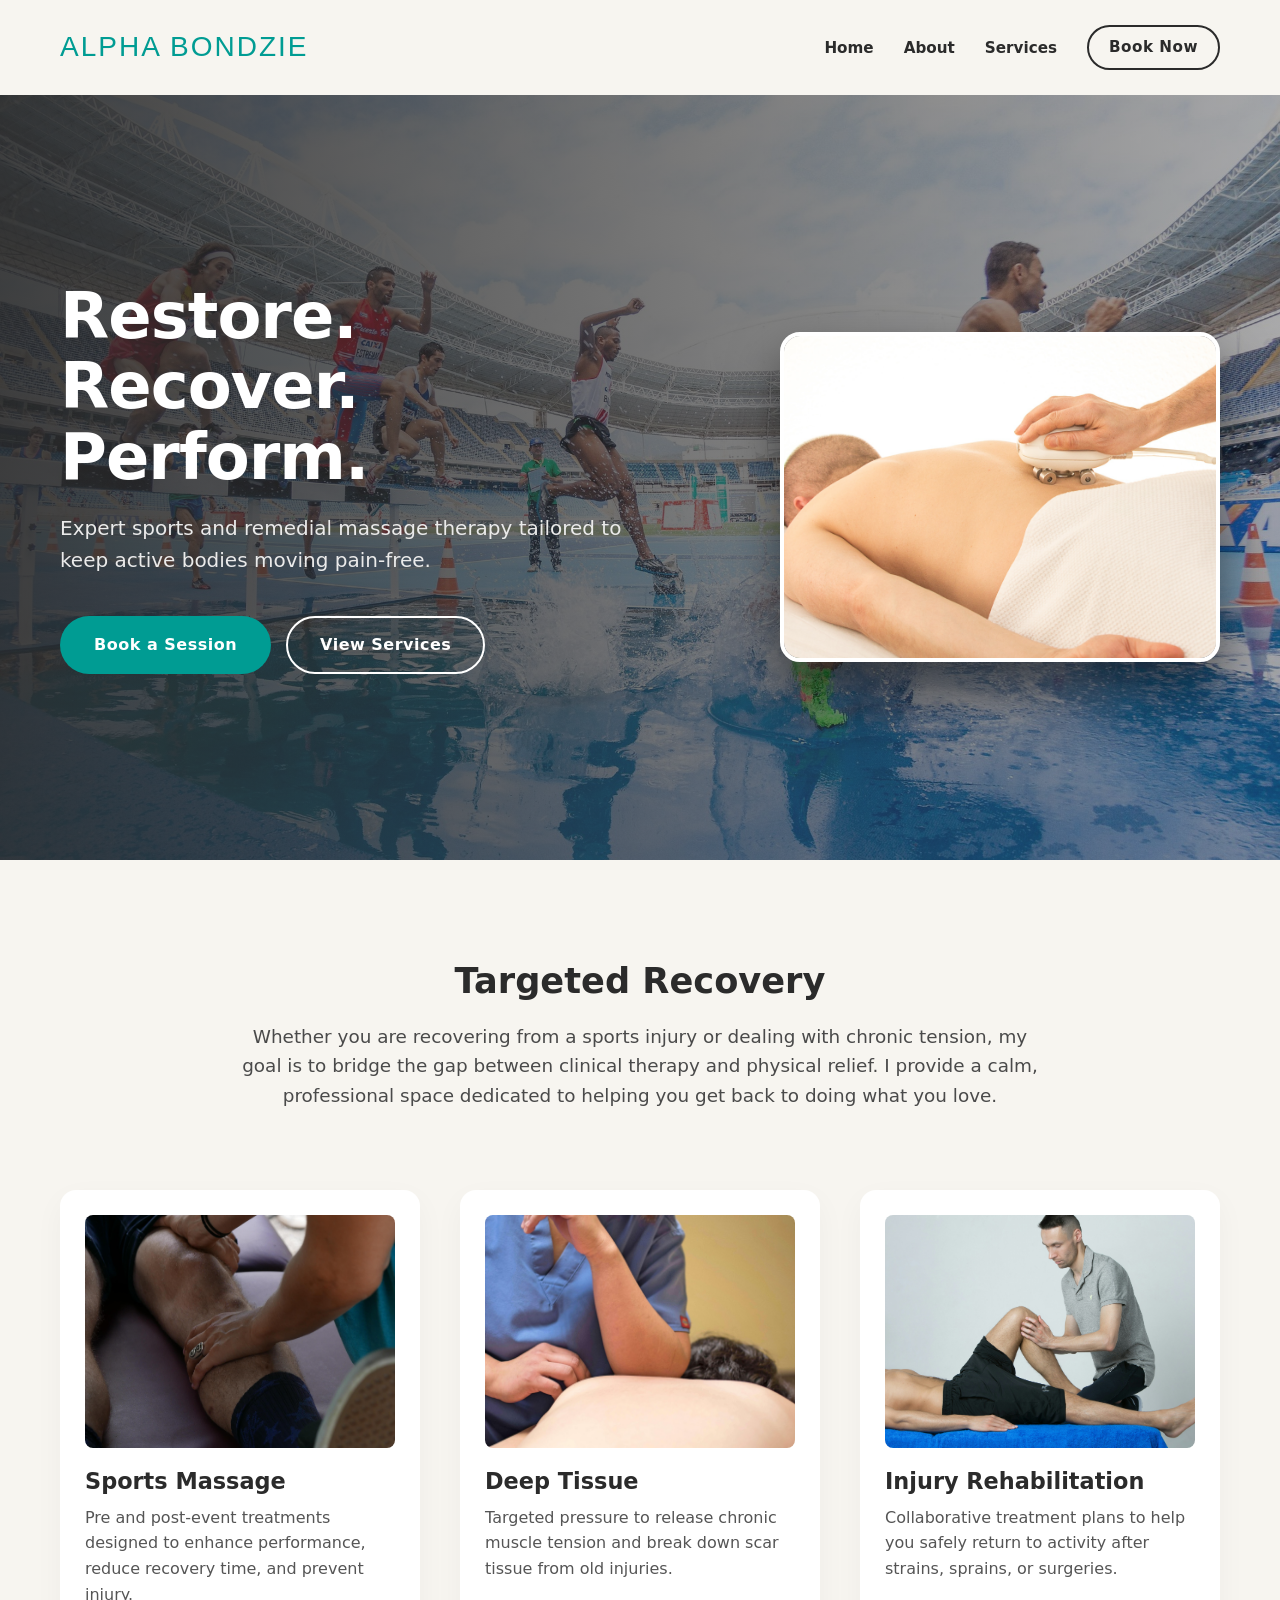
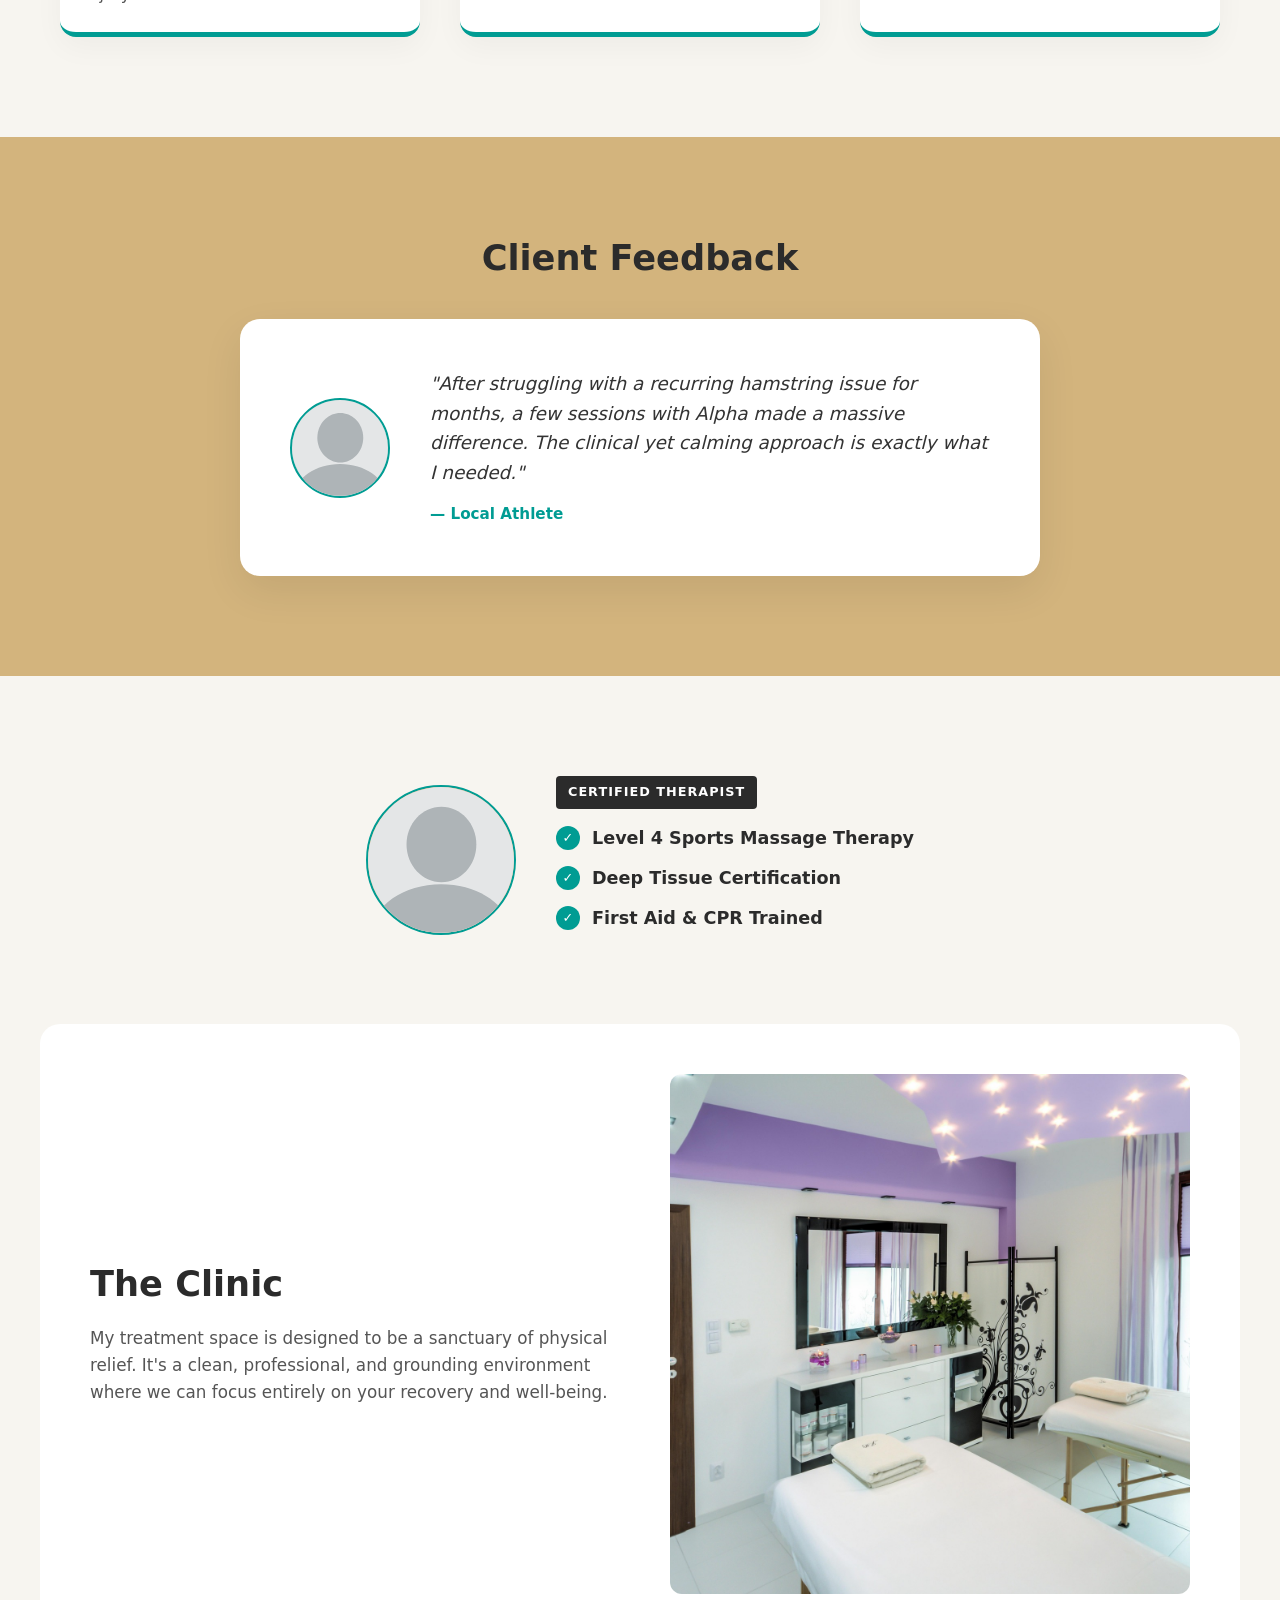
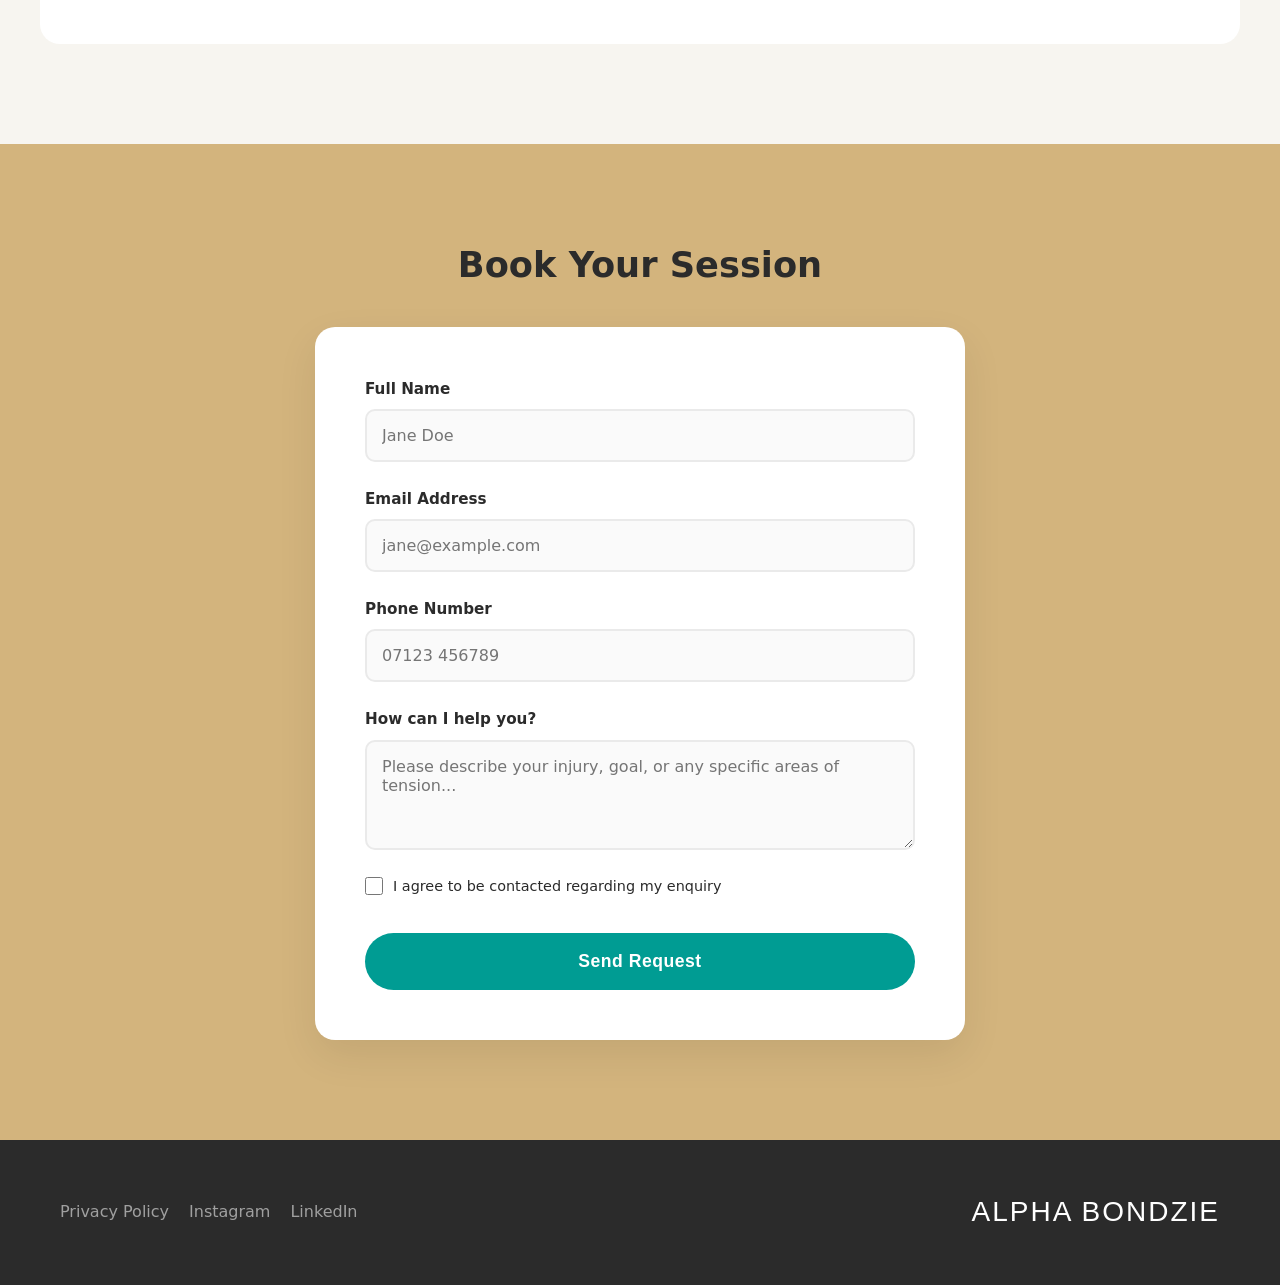
<file: index.html>
<!DOCTYPE html>
<html lang="en">
<head>
    <meta charset="UTF-8">
    <meta name="viewport" content="width=device-width, initial-scale=1.0">
    <title>Alpha Bondzie | Sports & Remedial Massage Therapist</title>
    <style>
        /* =========================================
           COLOR PALETTE & TYPOGRAPHY
           ========================================= */
        :root {
            --color-teal-light: #5abdb7;
            --color-teal-main: #009c93;
            --color-teal-dark: #006c6a;
            --color-sand-light: #f7f5f0;
            --color-sand-main: #d3b47d;
            --color-charcoal: #2b2b2b;
            --color-white: #ffffff;
            
            --font-main: system-ui, -apple-system, BlinkMacSystemFont, "Segoe UI", Roboto, sans-serif;
            --font-display: impact, "Arial Black", sans-serif; 
        }

        /* =========================================
           RESET & BASE STYLES
           ========================================= */
        * {
            box-sizing: border-box;
            margin: 0;
            padding: 0;
        }

        body {
            font-family: var(--font-main);
            color: var(--color-charcoal);
            line-height: 1.6;
            background-color: var(--color-sand-light);
        }

        img {
            max-width: 100%;
            height: 100%;
            object-fit: cover;
            display: block;
        }

        .container {
            width: 100%;
            max-width: 1200px;
            margin: 0 auto;
            padding: 0 20px;
        }

        /* Typography */
        h1, h2, h3 {
            color: var(--color-charcoal);
            line-height: 1.2;
        }
        
        h2 {
            font-size: 2.2rem;
            margin-bottom: 20px;
            font-weight: 800;
        }

        /* Buttons */
        .btn {
            display: inline-block;
            padding: 14px 32px;
            text-decoration: none;
            border-radius: 30px;
            font-weight: 700;
            transition: all 0.3s ease;
            text-align: center;
            letter-spacing: 0.5px;
            border: 2px solid transparent;
        }

        .btn-primary {
            background-color: var(--color-teal-main);
            color: var(--color-white);
        }

        .btn-primary:hover {
            background-color: var(--color-teal-dark);
        }

        .btn-secondary {
            background-color: transparent;
            color: var(--color-white);
            border: 2px solid var(--color-white);
        }

        .btn-secondary:hover {
            background-color: var(--color-white);
            color: var(--color-charcoal);
        }

        /* =========================================
           HEADER
           ========================================= */
        .site-header {
            padding: 25px 0;
            background-color: var(--color-sand-light);
        }

        .header-inner {
            display: flex;
            justify-content: space-between;
            align-items: center;
        }

        .logo {
            font-family: var(--font-display);
            font-size: 28px;
            color: var(--color-teal-main);
            letter-spacing: 2px;
            text-transform: uppercase;
        }

        .main-nav {
            display: flex;
            gap: 30px;
            list-style: none;
            align-items: center;
        }

        .main-nav a {
            text-decoration: none;
            color: var(--color-charcoal);
            font-weight: 600;
            font-size: 0.95rem;
            transition: color 0.2s;
        }

        .main-nav a:hover {
            color: var(--color-teal-main);
        }

        .menu-toggle {
            display: none;
            font-size: 28px;
            cursor: pointer;
            color: var(--color-charcoal);
        }

        /* =========================================
           HERO SECTION (FULL WIDTH BANNER)
           ========================================= */
        .hero {
            position: relative;
            width: 100%;
            min-height: 85vh;
            display: flex;
            align-items: center;
            /* Background Image & Gradient Overlay */
            background-image: 
                linear-gradient(to right, rgba(43, 43, 43, 0.9) 0%, rgba(43, 43, 43, 0.4) 100%),
                url('./assets/images/pexels-action-1834465_1920.jpg');
            background-size: cover;
            background-position: center;
            background-repeat: no-repeat;
            padding: 100px 0;
        }

        .hero-container {
            display: grid;
            grid-template-columns: 1.2fr 0.8fr;
            gap: 60px;
            align-items: center;
            position: relative;
            z-index: 2;
        }

        .hero-content {
            color: var(--color-white);
            max-width: 600px;
        }

        .hero-content h1 {
            color: var(--color-white);
            font-size: clamp(3rem, 5vw, 4.5rem);
            margin-bottom: 20px;
            font-weight: 800;
            letter-spacing: -1px;
            line-height: 1.1;
        }

        .hero-content p {
            font-size: 1.25rem;
            margin-bottom: 40px;
            color: #eaeaea;
            font-weight: 400;
        }

        .button-group {
            display: flex;
            gap: 15px;
            flex-wrap: wrap;
        }

        /* Floating Feature Image */
        .hero-feature-img {
            width: 100%;
            height: auto;
            aspect-ratio: 4/3;
            border-radius: 20px;
            overflow: hidden;
            box-shadow: 0 25px 50px rgba(0,0,0,0.5);
            border: 4px solid var(--color-white);
            transform: translateY(20px); /* Slight offset for modern look */
        }

        .hero-feature-img img {
            width: 100%;
            height: 100%;
            object-fit: cover;
        }

        /* =========================================
           BRIEF SECTION
           ========================================= */
        .brief-section {
            padding: 100px 0 80px;
            max-width: 800px;
            margin: 0 auto;
            text-align: center;
        }

        .brief-section p {
            font-size: 1.15rem;
            color: #4a4a4a;
        }

        /* =========================================
           SERVICES
           ========================================= */
        .services-section {
            padding-bottom: 100px;
        }

        .services-grid {
            display: grid;
            grid-template-columns: repeat(auto-fit, minmax(300px, 1fr));
            gap: 40px;
        }

        .service-card {
            background: var(--color-white);
            padding: 25px;
            border-radius: 16px;
            box-shadow: 0 10px 30px rgba(0,0,0,0.04);
            border-bottom: 5px solid var(--color-teal-main);
            transition: transform 0.3s ease;
            display: flex;
            flex-direction: column;
        }

        .service-card:hover {
            transform: translateY(-8px);
        }

        .service-img {
            width: 100%;
            aspect-ratio: 4/3;
            border-radius: 8px;
            overflow: hidden;
            margin-bottom: 20px;
        }

        .service-img img {
            width: 100%;
            height: 100%;
            object-fit: cover;
        }

        .service-card h3 {
            margin-bottom: 10px;
            font-size: 1.4rem;
        }

        .service-card p {
            color: #555;
            font-size: 1rem;
        }

        /* =========================================
           TESTIMONIALS
           ========================================= */
        .testimonials-section {
            padding: 100px 0;
            background-color: var(--color-sand-main);
            text-align: center;
        }

        .testimonial-card {
            background: var(--color-white);
            border-radius: 20px;
            padding: 50px;
            max-width: 800px;
            margin: 40px auto 0;
            display: flex;
            align-items: center;
            gap: 40px;
            text-align: left;
            box-shadow: 0 15px 40px rgba(0,0,0,0.08);
        }

        /* Updated Avatar CSS to handle the SVG */
        .avatar {
            width: 100px;
            height: 100px;
            border-radius: 50%;
            background-color: var(--color-teal-light);
            flex-shrink: 0;
            overflow: hidden;
            border: 2px solid var(--color-teal-main);
        }

        .avatar img {
            width: 100%;
            height: 100%;
            object-fit: cover;
        }

        .testimonial-card p {
            font-size: 1.15rem;
            font-style: italic;
            color: #333;
        }

        /* =========================================
           QUALIFICATIONS & CLINIC
           ========================================= */
        .split-section {
            padding: 100px 0;
        }

        .qualifications {
            display: flex;
            align-items: center;
            justify-content: center;
            gap: 40px;
            margin-bottom: 80px;
            text-align: left;
        }

        .badge {
            display: inline-block;
            background-color: var(--color-charcoal);
            color: var(--color-white);
            padding: 6px 12px;
            font-size: 0.8rem;
            font-weight: bold;
            border-radius: 4px;
            margin-bottom: 15px;
            letter-spacing: 1px;
        }

        .qual-list {
            list-style: none;
        }
        
        .qual-list li {
            margin-bottom: 12px;
            display: flex;
            align-items: center;
            gap: 12px;
            font-weight: 600;
            font-size: 1.1rem;
        }

        .qual-list li::before {
            content: '✓';
            display: inline-flex;
            align-items: center;
            justify-content: center;
            width: 24px;
            height: 24px;
            background-color: var(--color-teal-main);
            color: var(--color-white);
            border-radius: 50%;
            font-size: 0.8rem;
        }

        .clinic {
            display: grid;
            grid-template-columns: 1fr 1fr;
            gap: 60px;
            align-items: center;
            background: var(--color-white);
            padding: 50px;
            border-radius: 20px;
        }

        .clinic-img {
            width: 100%;
            aspect-ratio: 1/1;
            border-radius: 12px;
            overflow: hidden;
        }

        /* =========================================
           CONTACT FORM
           ========================================= */
        .contact-section {
            padding: 100px 0;
            background-color: var(--color-sand-main);
        }

        .contact-form {
            max-width: 650px;
            margin: 0 auto;
            background: var(--color-white);
            padding: 50px;
            border-radius: 20px;
            display: flex;
            flex-direction: column;
            gap: 25px;
            box-shadow: 0 15px 40px rgba(0,0,0,0.08);
        }

        .form-group {
            display: flex;
            flex-direction: column;
            gap: 8px;
        }

        .form-group label {
            font-weight: 700;
            font-size: 0.95rem;
        }

        .form-group input,
        .form-group textarea {
            padding: 15px;
            border: 2px solid #eaeaea;
            border-radius: 10px;
            font-family: inherit;
            font-size: 1rem;
            transition: border-color 0.3s;
            background-color: #fafafa;
        }

        .form-group input:focus,
        .form-group textarea:focus {
            outline: none;
            border-color: var(--color-teal-main);
            background-color: var(--color-white);
        }

        .checkbox-group {
            display: flex;
            align-items: center;
            gap: 10px;
            font-size: 0.9rem;
        }

        .checkbox-group input {
            width: 18px;
            height: 18px;
            accent-color: var(--color-teal-main);
        }

        .contact-form .btn-primary {
            width: 100%;
            border: none;
            cursor: pointer;
            font-size: 1.1rem;
            padding: 18px;
            margin-top: 10px;
        }

        /* =========================================
           FOOTER
           ========================================= */
        .site-footer {
            padding: 50px 0;
            background-color: var(--color-charcoal);
            color: var(--color-white);
        }

        .footer-inner {
            display: flex;
            justify-content: space-between;
            align-items: center;
        }

        .footer-links {
            list-style: none;
            display: flex;
            gap: 20px;
        }

        .footer-links a {
            color: #a0a0a0;
            text-decoration: none;
            transition: color 0.3s;
        }

        .footer-links a:hover {
            color: var(--color-teal-light);
        }

        .site-footer .logo {
            color: var(--color-white);
        }

        /* =========================================
           RESPONSIVE DESIGN
           ========================================= */
        @media (max-width: 992px) {
            .hero-container {
                grid-template-columns: 1fr;
                text-align: center;
            }

            .hero-content {
                margin: 0 auto;
            }

            .button-group {
                justify-content: center;
            }

            .hero-feature-img {
                max-width: 600px;
                margin: 40px auto 0;
                transform: none;
            }
        }

        @media (max-width: 900px) {
            .clinic {
                grid-template-columns: 1fr;
                padding: 30px;
            }

            .testimonial-card {
                flex-direction: column;
                text-align: center;
                padding: 40px 30px;
            }
        }

        @media (max-width: 768px) {
            .main-nav {
                display: none; 
            }
            .menu-toggle {
                display: block; 
            }

            .hero {
                min-height: 60vh;
                padding: 60px 0;
            }

            .qualifications {
                flex-direction: column;
                text-align: center;
            }
            .qual-list li {
                justify-content: center;
            }

            .contact-form {
                padding: 30px 20px;
            }

            .footer-inner {
                flex-direction: column;
                gap: 20px;
            }
            .footer-links {
                flex-wrap: wrap;
                justify-content: center;
            }
        }
    </style>
</head>
<body>

    <!-- HEADER -->
    <header class="site-header">
        <div class="container header-inner">
            <div class="logo">Alpha Bondzie</div>
            <nav>
                <ul class="main-nav">
                    <li><a href="#">Home</a></li>
                    <li><a href="#">About</a></li>
                    <li><a href="#services">Services</a></li>
                    <li><a href="#contact" class="btn btn-secondary" style="padding: 8px 20px; color: var(--color-charcoal); border-color: var(--color-charcoal);">Book Now</a></li>
                </ul>
                <div class="menu-toggle">☰</div>
            </nav>
        </div>
    </header>

    <main>
        <!-- HERO SECTION -->
        <section class="hero">
            <div class="container hero-container">
                <div class="hero-content">
                    <h1>Restore. Recover. Perform.</h1>
                    <p>Expert sports and remedial massage therapy tailored to keep active bodies moving pain-free.</p>
                    <div class="button-group">
                        <a href="#contact" class="btn btn-primary">Book a Session</a>
                        <a href="#services" class="btn btn-secondary">View Services</a>
                    </div>
                </div>
                <!-- NEW FLOATING FEATURE IMAGE -->
                <div class="hero-feature-img">
                    <img src="./assets/images/chaplins77-back-pain-2402708.jpg" alt="Therapist using massage tool on patient's back">
                </div>
            </div>
        </section>

        <!-- PROBLEM / SOLUTION -->
        <section class="brief-section container">
            <h2>Targeted Recovery</h2>
            <p>Whether you are recovering from a sports injury or dealing with chronic tension, my goal is to bridge the gap between clinical therapy and physical relief. I provide a calm, professional space dedicated to helping you get back to doing what you love.</p>
        </section>

        <!-- SERVICES -->
        <section id="services" class="services-section container">
            <div class="services-grid">
                <!-- Service 1 -->
                <div class="service-card">
                    <div class="service-img">
                        <img src="./assets/images/boundsmarnie-massage-1596790_1920.jpg" alt="Sports Massage">
                    </div>
                    <h3>Sports Massage</h3>
                    <p>Pre and post-event treatments designed to enhance performance, reduce recovery time, and prevent injury.</p>
                </div>
                <!-- Service 2 -->
                <div class="service-card">
                    <div class="service-img">
                        <img src="./assets/images/massagenerds-massage-2277448_1920.jpg" alt="Deep Tissue Massage">
                    </div>
                    <h3>Deep Tissue</h3>
                    <p>Targeted pressure to release chronic muscle tension and break down scar tissue from old injuries.</p>
                </div>
                <!-- Service 3 -->
                <div class="service-card">
                    <div class="service-img">
                        <img src="./assets/images/yury-kirillov-pbUWW-CBoqY-unsplash.jpg" alt="Injury Rehabilitation">
                    </div>
                    <h3>Injury Rehabilitation</h3>
                    <p>Collaborative treatment plans to help you safely return to activity after strains, sprains, or surgeries.</p>
                </div>
            </div>
        </section>

        <!-- TESTIMONIALS -->
        <section class="testimonials-section">
            <div class="container">
                <h2>Client Feedback</h2>
                <div class="testimonial-card">
                    <!-- UPDATED AVATAR IMAGE -->
                    <div class="avatar">
                        <img src="./assets/images/wanderercreative-blank-profile-picture-973460.svg" alt="Client Profile Picture">
                    </div>
                    <div>
                        <p>"After struggling with a recurring hamstring issue for months, a few sessions with Alpha made a massive difference. The clinical yet calming approach is exactly what I needed."</p>
                        <p style="margin-top: 15px; font-weight: bold; font-style: normal; font-size: 0.95rem; color: var(--color-teal-main);">— Local Athlete</p>
                    </div>
                </div>
            </div>
        </section>

        <!-- QUALIFICATIONS & CLINIC -->
        <section class="split-section container">
            <!-- Qualifications -->
            <div class="qualifications">
                <!-- UPDATED AVATAR IMAGE -->
                <div class="avatar" style="width: 150px; height: 150px; background-color: var(--color-sand-main);">
                    <img src="./assets/images/wanderercreative-blank-profile-picture-973460.svg" alt="Therapist Profile Picture">
                </div>
                <div>
                    <span class="badge">CERTIFIED THERAPIST</span>
                    <ul class="qual-list">
                        <li>Level 4 Sports Massage Therapy</li>
                        <li>Deep Tissue Certification</li>
                        <li>First Aid & CPR Trained</li>
                    </ul>
                </div>
            </div>

            <!-- Clinic -->
            <div class="clinic">
                <div>
                    <h2>The Clinic</h2>
                    <p style="margin-top: 15px; color: #555; font-size: 1.05rem;">My treatment space is designed to be a sanctuary of physical relief. It's a clean, professional, and grounding environment where we can focus entirely on your recovery and well-being.</p>
                </div>
                <div class="clinic-img">
                    <img src="./assets/images/spabielenda-reception-5078879_1920.jpg" alt="The Clinic Reception">
                </div>
            </div>
        </section>

        <!-- CONTACT -->
        <section id="contact" class="contact-section">
            <div class="container">
                <h2 style="text-align: center; margin-bottom: 40px;">Book Your Session</h2>
                <form class="contact-form">
                    <div class="form-group">
                        <label>Full Name</label>
                        <input type="text" placeholder="Jane Doe" required>
                    </div>
                    <div class="form-group">
                        <label>Email Address</label>
                        <input type="email" placeholder="jane@example.com" required>
                    </div>
                    <div class="form-group">
                        <label>Phone Number</label>
                        <input type="tel" placeholder="07123 456789">
                    </div>
                    <div class="form-group">
                        <label>How can I help you?</label>
                        <textarea rows="4" placeholder="Please describe your injury, goal, or any specific areas of tension..." required></textarea>
                    </div>
                    <div class="checkbox-group">
                        <input type="checkbox" id="consent" required>
                        <label for="consent">I agree to be contacted regarding my enquiry</label>
                    </div>
                    <button type="submit" class="btn btn-primary">Send Request</button>
                </form>
            </div>
        </section>
    </main>

    <!-- FOOTER -->
    <footer class="site-footer">
        <div class="container footer-inner">
            <ul class="footer-links">
                <li><a href="#">Privacy Policy</a></li>
                <li><a href="#">Instagram</a></li>
                <li><a href="#">LinkedIn</a></li>
            </ul>
            <div class="logo">Alpha Bondzie</div>
        </div>
    </footer>

</body>
</html>
</file>
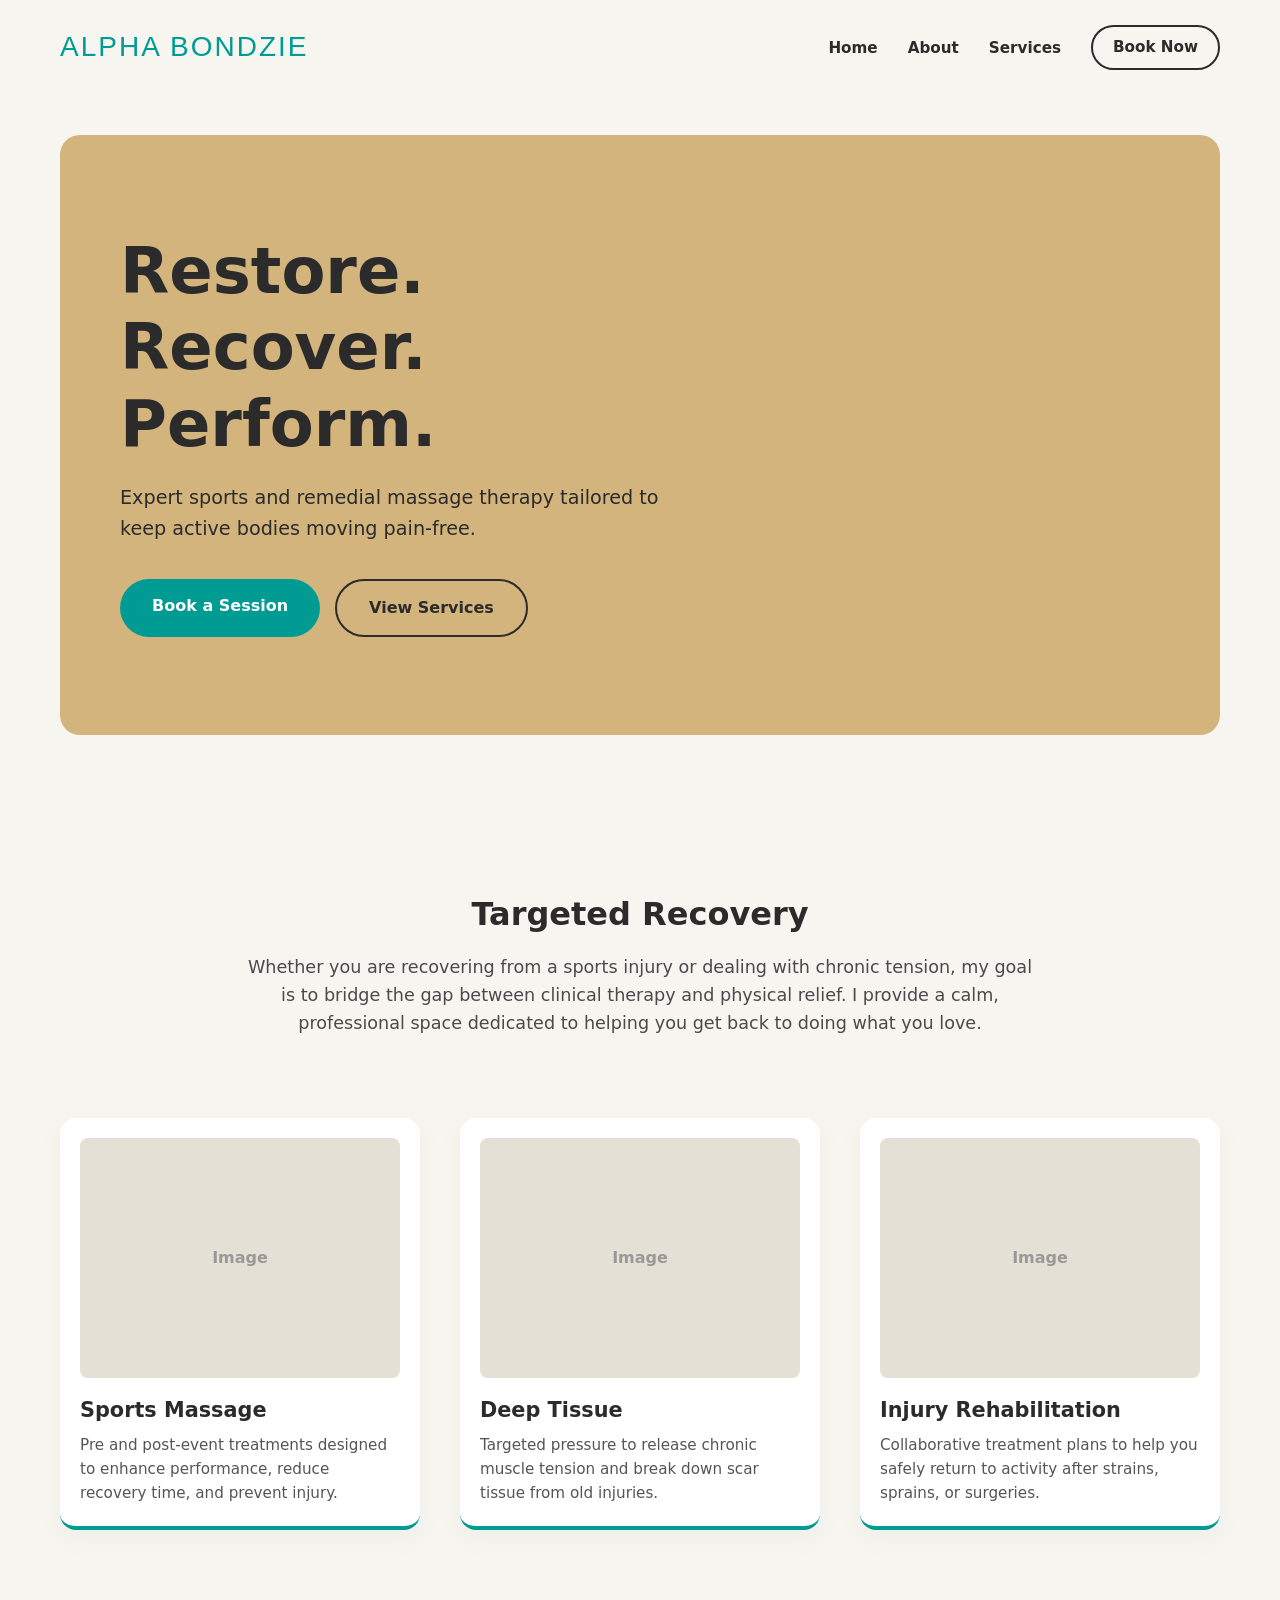
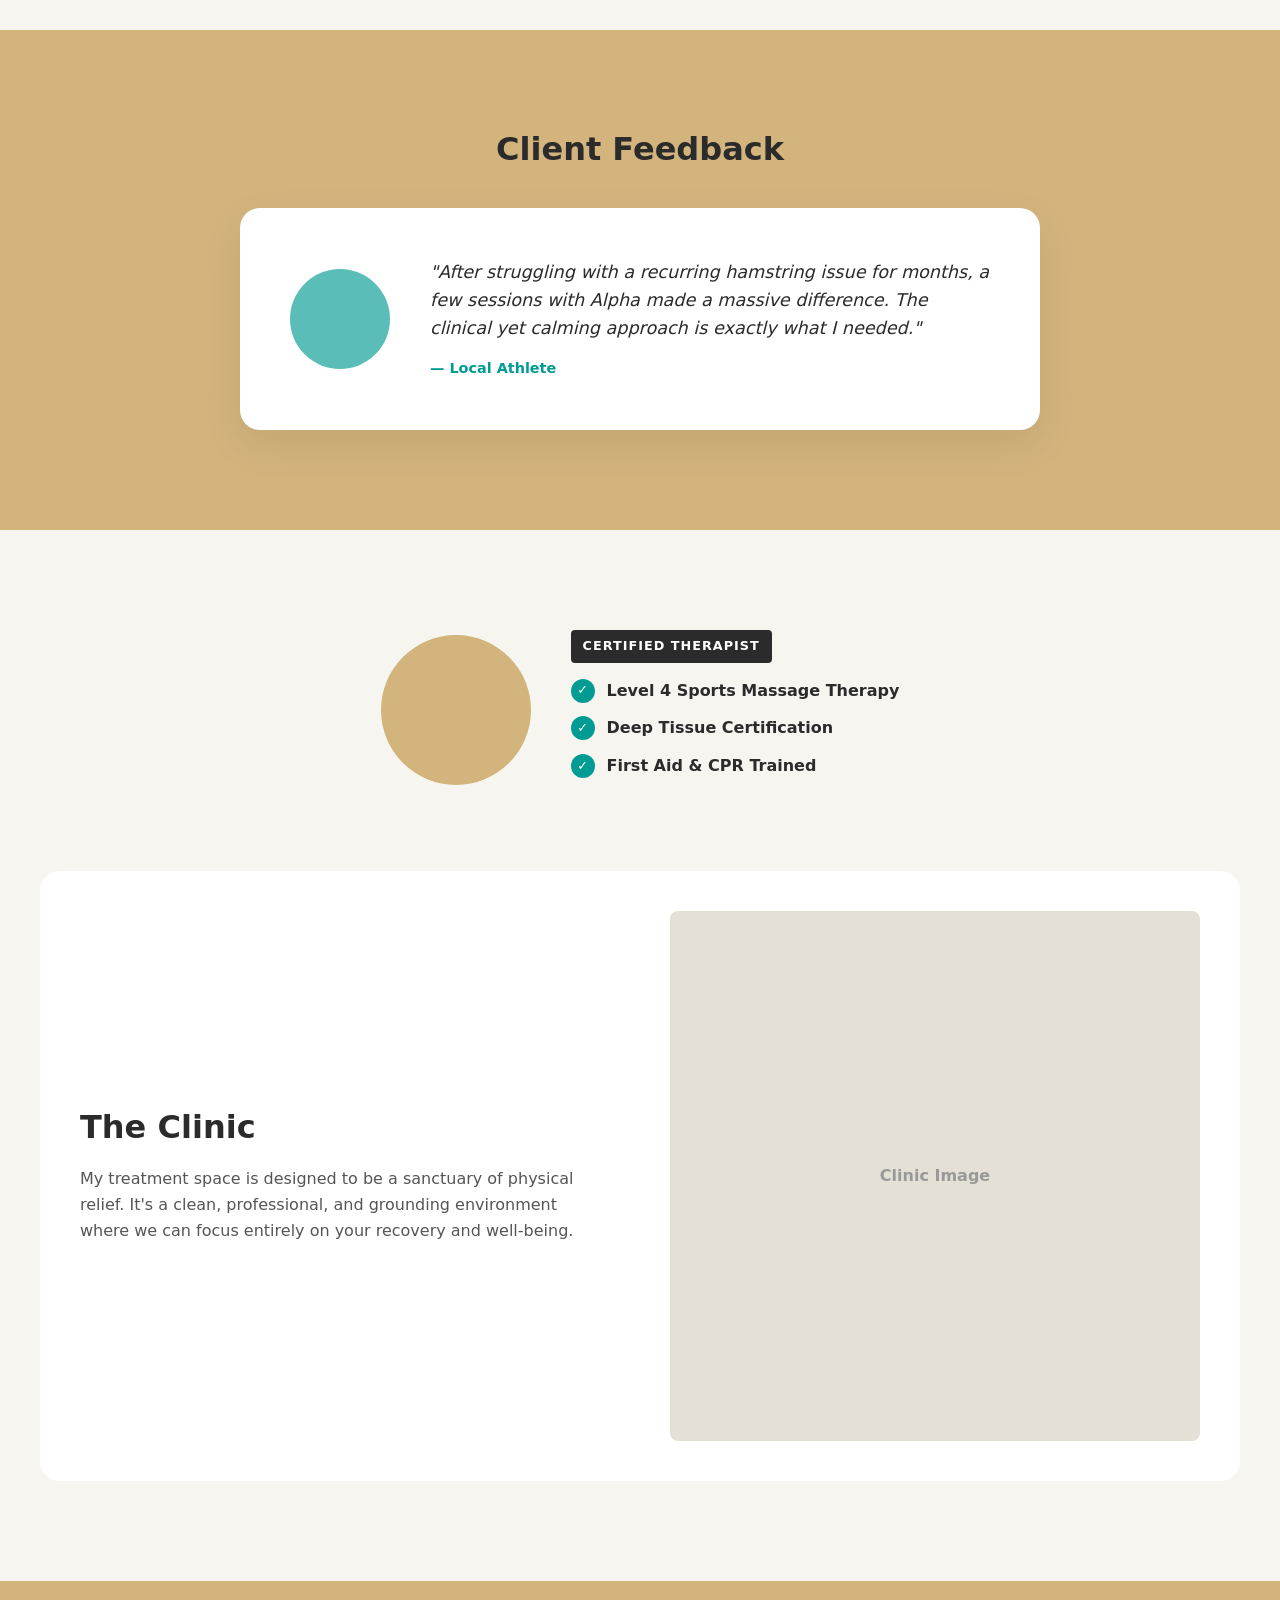
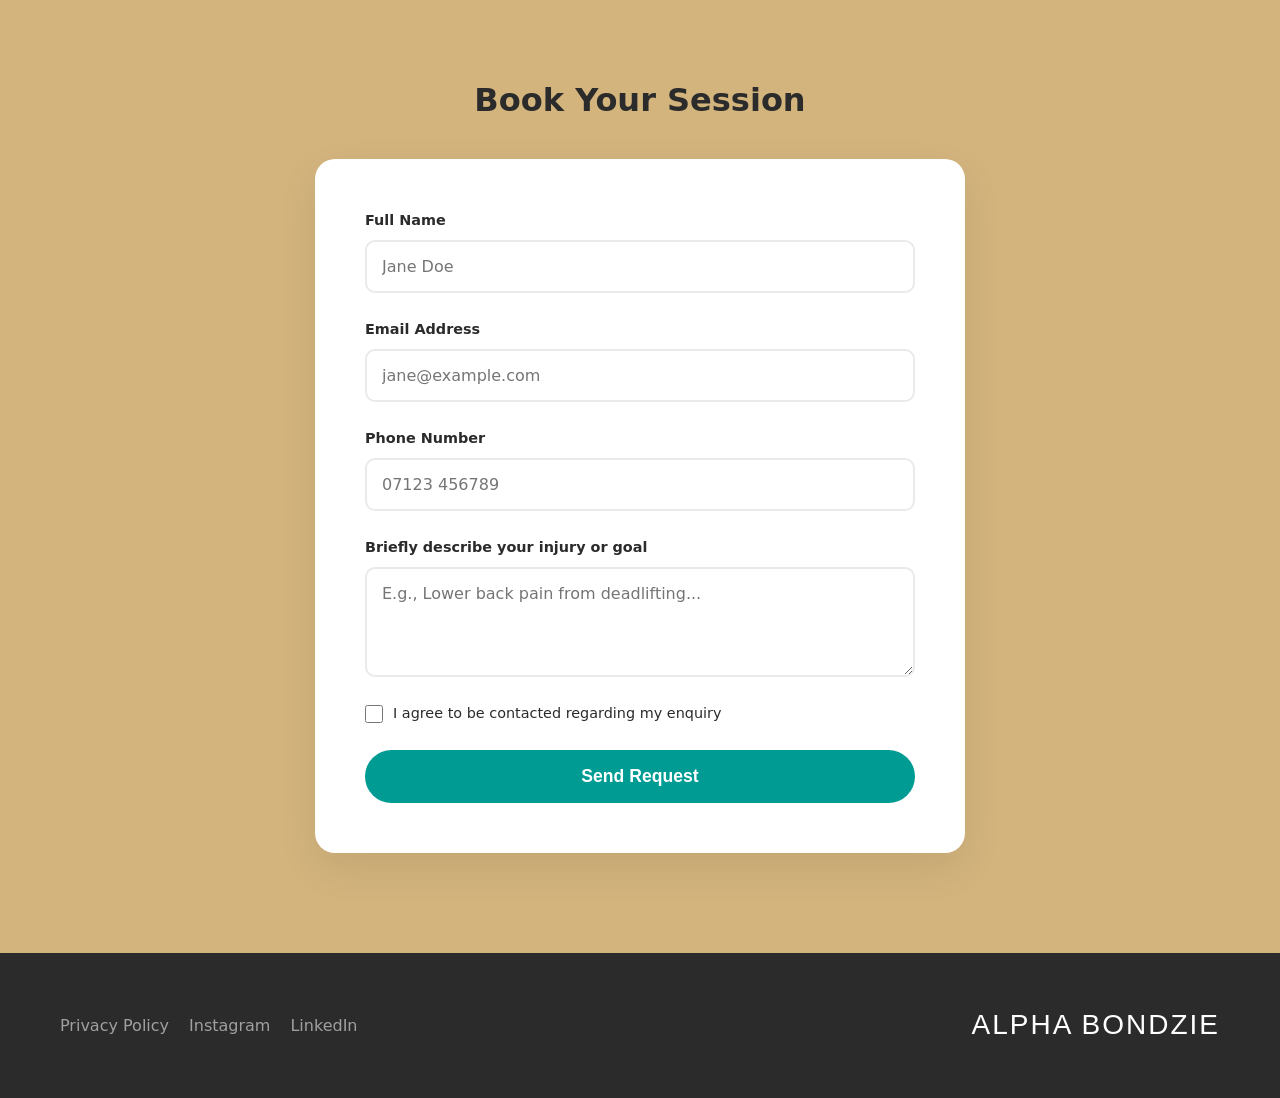
<file: index_v1.html>
<!DOCTYPE html>
<html lang="en">
<head>
    <meta charset="UTF-8">
    <meta name="viewport" content="width=device-width, initial-scale=1.0">
    <title>Alpha Bondzie | Sports & Remedial Massage Therapist</title>
    <style>
        /* =========================================
           COLOR PALETTE FROM MOODBOARD
           ========================================= */
        :root {
            --color-teal-light: #5abdb7;
            --color-teal-main: #009c93;
            --color-teal-dark: #006c6a;
            --color-sand-light: #f7f5f0; /* Adjusted slightly lighter for bg */
            --color-sand-main: #d3b47d;
            --color-charcoal: #2b2b2b; /* Softer than pure black */
            --color-white: #ffffff;
            
            --font-main: system-ui, -apple-system, BlinkMacSystemFont, "Segoe UI", Roboto, sans-serif;
            --font-display: impact, "Arial Black", sans-serif; /* Placeholder for your blocky logo font */
        }

        /* =========================================
           RESET & BASE STYLES
           ========================================= */
        * {
            box-sizing: border-box;
            margin: 0;
            padding: 0;
        }

        body {
            font-family: var(--font-main);
            color: var(--color-charcoal);
            line-height: 1.6;
            background-color: var(--color-sand-light);
        }

        img {
            max-width: 100%;
            height: auto;
            display: block;
        }

        .container {
            width: 100%;
            max-width: 1200px;
            margin: 0 auto;
            padding: 0 20px;
        }

        /* Typography */
        h1, h2, h3 {
            color: var(--color-charcoal);
            line-height: 1.2;
        }
        
        h2 {
            font-size: 2rem;
            margin-bottom: 20px;
        }

        /* Image Placeholder */
        .img-placeholder {
            background-color: #e5e0d5; /* Blend of sand/charcoal */
            width: 100%;
            aspect-ratio: 4/3;
            display: flex;
            align-items: center;
            justify-content: center;
            color: #999;
            font-weight: bold;
            border-radius: 8px;
            overflow: hidden;
        }

        /* Buttons */
        .btn {
            display: inline-block;
            padding: 14px 32px;
            text-decoration: none;
            border-radius: 30px;
            font-weight: 600;
            transition: all 0.3s ease;
            text-align: center;
        }

        .btn-primary {
            background-color: var(--color-teal-main);
            color: var(--color-white);
        }

        .btn-primary:hover {
            background-color: var(--color-teal-dark);
        }

        .btn-secondary {
            background-color: transparent;
            color: var(--color-charcoal);
            border: 2px solid var(--color-charcoal);
        }

        .btn-secondary:hover {
            background-color: var(--color-charcoal);
            color: var(--color-white);
        }

        /* =========================================
           HEADER
           ========================================= */
        .site-header {
            padding: 25px 0;
            background-color: var(--color-sand-light);
        }

        .header-inner {
            display: flex;
            justify-content: space-between;
            align-items: center;
        }

        .logo {
            font-family: var(--font-display);
            font-size: 28px;
            color: var(--color-teal-main);
            letter-spacing: 2px;
            text-transform: uppercase;
        }

        .main-nav {
            display: flex;
            gap: 30px;
            list-style: none;
            align-items: center;
        }

        .main-nav a {
            text-decoration: none;
            color: var(--color-charcoal);
            font-weight: 600;
            font-size: 0.95rem;
            transition: color 0.2s;
        }

        .main-nav a:hover {
            color: var(--color-teal-main);
        }

        .menu-toggle {
            display: none;
            font-size: 28px;
            cursor: pointer;
            color: var(--color-charcoal);
        }

        /* =========================================
           HERO SECTION
           ========================================= */
        .hero {
            padding: 40px 0 80px;
        }

        .hero-wrapper {
            position: relative;
            background-color: var(--color-sand-main);
            /* REPLACE WITH YOUR HERO IMAGE LATER */
            /* background-image: url('your-hero-image.jpg'); */
            /* background-size: cover; */
            /* background-position: center; */
            border-radius: 20px;
            min-height: 600px;
            display: flex;
            align-items: center;
            padding: 60px;
            overflow: hidden;
        }

        /* Optional dark overlay if you add a bright image */
        /* .hero-wrapper::before {
            content: '';
            position: absolute;
            top: 0; left: 0; right: 0; bottom: 0;
            background: rgba(43, 43, 43, 0.4); 
        } */

        .hero-content {
            position: relative;
            z-index: 2;
            max-width: 550px;
        }

        .hero h1 {
            font-size: clamp(2.5rem, 5vw, 4rem);
            margin-bottom: 20px;
            font-weight: 800;
        }

        .hero p {
            font-size: 1.2rem;
            margin-bottom: 35px;
            color: var(--color-charcoal);
            font-weight: 500;
        }

        .button-group {
            display: flex;
            gap: 15px;
            flex-wrap: wrap;
        }

        /* =========================================
           BRIEF SECTION
           ========================================= */
        .brief-section {
            padding: 80px 0;
            max-width: 800px;
            margin: 0 auto;
            text-align: center;
        }

        .brief-section p {
            font-size: 1.1rem;
            color: #4a4a4a;
        }

        /* =========================================
           SERVICES
           ========================================= */
        .services-section {
            padding-bottom: 100px;
        }

        .services-grid {
            display: grid;
            grid-template-columns: repeat(auto-fit, minmax(300px, 1fr));
            gap: 40px;
        }

        .service-card {
            background: var(--color-white);
            padding: 20px;
            border-radius: 16px;
            box-shadow: 0 10px 30px rgba(0,0,0,0.03);
            border-bottom: 4px solid var(--color-teal-main);
            transition: transform 0.3s ease;
        }

        .service-card:hover {
            transform: translateY(-5px);
        }

        .service-card h3 {
            margin-top: 20px;
            margin-bottom: 10px;
            font-size: 1.3rem;
        }

        .service-card p {
            color: #555;
            font-size: 0.95rem;
        }

        /* =========================================
           TESTIMONIALS
           ========================================= */
        .testimonials-section {
            padding: 100px 0;
            background-color: var(--color-sand-main);
            text-align: center;
        }

        .testimonial-card {
            background: var(--color-white);
            border-radius: 20px;
            padding: 50px;
            max-width: 800px;
            margin: 40px auto 0;
            display: flex;
            align-items: center;
            gap: 40px;
            text-align: left;
            box-shadow: 0 15px 40px rgba(0,0,0,0.08);
        }

        .avatar {
            width: 100px;
            height: 100px;
            border-radius: 50%;
            background-color: var(--color-teal-light);
            flex-shrink: 0;
            /* Placeholder for actual image */
        }

        .testimonial-card p {
            font-size: 1.1rem;
            font-style: italic;
        }

        /* =========================================
           QUALIFICATIONS & CLINIC
           ========================================= */
        .split-section {
            padding: 100px 0;
        }

        .qualifications {
            display: flex;
            align-items: center;
            justify-content: center;
            gap: 40px;
            margin-bottom: 80px;
            text-align: left;
        }

        .badge {
            display: inline-block;
            background-color: var(--color-charcoal);
            color: var(--color-white);
            padding: 6px 12px;
            font-size: 0.8rem;
            font-weight: bold;
            border-radius: 4px;
            margin-bottom: 15px;
            letter-spacing: 1px;
        }

        .qual-list {
            list-style: none;
        }
        
        .qual-list li {
            margin-bottom: 12px;
            display: flex;
            align-items: center;
            gap: 12px;
            font-weight: 600;
        }

        .qual-list li::before {
            content: '✓';
            display: inline-flex;
            align-items: center;
            justify-content: center;
            width: 24px;
            height: 24px;
            background-color: var(--color-teal-main);
            color: var(--color-white);
            border-radius: 50%;
            font-size: 0.8rem;
        }

        .clinic {
            display: grid;
            grid-template-columns: 1fr 1fr;
            gap: 60px;
            align-items: center;
            background: var(--color-white);
            padding: 40px;
            border-radius: 20px;
        }

        /* =========================================
           CONTACT FORM
           ========================================= */
        .contact-section {
            padding: 100px 0;
            background-color: var(--color-sand-main);
        }

        .contact-form {
            max-width: 650px;
            margin: 0 auto;
            background: var(--color-white);
            padding: 50px;
            border-radius: 20px;
            display: flex;
            flex-direction: column;
            gap: 25px;
            box-shadow: 0 15px 40px rgba(0,0,0,0.08);
        }

        .form-group {
            display: flex;
            flex-direction: column;
            gap: 8px;
        }

        .form-group label {
            font-weight: 600;
            font-size: 0.9rem;
        }

        .form-group input,
        .form-group textarea {
            padding: 15px;
            border: 2px solid #eaeaea;
            border-radius: 10px;
            font-family: inherit;
            font-size: 1rem;
            transition: border-color 0.3s;
        }

        .form-group input:focus,
        .form-group textarea:focus {
            outline: none;
            border-color: var(--color-teal-main);
        }

        .checkbox-group {
            display: flex;
            align-items: center;
            gap: 10px;
            font-size: 0.9rem;
        }

        .checkbox-group input {
            width: 18px;
            height: 18px;
            accent-color: var(--color-teal-main);
        }

        .contact-form .btn-primary {
            width: 100%;
            border: none;
            cursor: pointer;
            font-size: 1.1rem;
            padding: 16px;
        }

        /* =========================================
           FOOTER
           ========================================= */
        .site-footer {
            padding: 50px 0;
            background-color: var(--color-charcoal);
            color: var(--color-white);
        }

        .footer-inner {
            display: flex;
            justify-content: space-between;
            align-items: center;
        }

        .footer-links {
            list-style: none;
            display: flex;
            gap: 20px;
        }

        .footer-links a {
            color: #a0a0a0;
            text-decoration: none;
            transition: color 0.3s;
        }

        .footer-links a:hover {
            color: var(--color-teal-light);
        }

        .site-footer .logo {
            color: var(--color-white);
        }

        /* =========================================
           RESPONSIVE DESIGN
           ========================================= */
        @media (max-width: 900px) {
            .hero-wrapper {
                padding: 40px;
                min-height: 500px;
            }
            
            .clinic {
                grid-template-columns: 1fr;
                padding: 30px;
            }

            .testimonial-card {
                flex-direction: column;
                text-align: center;
                padding: 40px 30px;
            }
        }

        @media (max-width: 768px) {
            .main-nav {
                display: none; 
            }
            .menu-toggle {
                display: block; 
            }

            .hero-wrapper {
                padding: 30px 20px;
                text-align: center;
            }

            .button-group {
                justify-content: center;
            }

            .qualifications {
                flex-direction: column;
                text-align: center;
            }
            .qual-list li {
                justify-content: center;
            }

            .contact-form {
                padding: 30px 20px;
            }

            .footer-inner {
                flex-direction: column;
                gap: 20px;
            }
            .footer-links {
                flex-wrap: wrap;
                justify-content: center;
            }
        }
    </style>
</head>
<body>

    <!-- HEADER -->
    <header class="site-header">
        <div class="container header-inner">
            <div class="logo">Alpha Bondzie</div>
            <nav>
                <ul class="main-nav">
                    <li><a href="#">Home</a></li>
                    <li><a href="#">About</a></li>
                    <li><a href="#services">Services</a></li>
                    <li><a href="#contact" class="btn btn-secondary" style="padding: 8px 20px;">Book Now</a></li>
                </ul>
                <div class="menu-toggle">☰</div>
            </nav>
        </div>
    </header>

    <main>
        <!-- HERO SECTION -->
        <section class="hero">
            <div class="container">
                <!-- Replace background color of hero-wrapper with an image later -->
                <div class="hero-wrapper">
                    <div class="hero-content">
                        <h1>Restore. Recover. Perform.</h1>
                        <p>Expert sports and remedial massage therapy tailored to keep active bodies moving pain-free.</p>
                        <div class="button-group">
                            <a href="#contact" class="btn btn-primary">Book a Session</a>
                            <a href="#services" class="btn btn-secondary">View Services</a>
                        </div>
                    </div>
                </div>
            </div>
        </section>

        <!-- PROBLEM / SOLUTION -->
        <section class="brief-section container">
            <h2>Targeted Recovery</h2>
            <p>Whether you are recovering from a sports injury or dealing with chronic tension, my goal is to bridge the gap between clinical therapy and physical relief. I provide a calm, professional space dedicated to helping you get back to doing what you love.</p>
        </section>

        <!-- SERVICES -->
        <section id="services" class="services-section container">
            <div class="services-grid">
                <!-- Service 1 -->
                <div class="service-card">
                    <div class="img-placeholder">Image</div>
                    <h3>Sports Massage</h3>
                    <p>Pre and post-event treatments designed to enhance performance, reduce recovery time, and prevent injury.</p>
                </div>
                <!-- Service 2 -->
                <div class="service-card">
                    <div class="img-placeholder">Image</div>
                    <h3>Deep Tissue</h3>
                    <p>Targeted pressure to release chronic muscle tension and break down scar tissue from old injuries.</p>
                </div>
                <!-- Service 3 -->
                <div class="service-card">
                    <div class="img-placeholder">Image</div>
                    <h3>Injury Rehabilitation</h3>
                    <p>Collaborative treatment plans to help you safely return to activity after strains, sprains, or surgeries.</p>
                </div>
            </div>
        </section>

        <!-- TESTIMONIALS -->
        <section class="testimonials-section">
            <div class="container">
                <h2>Client Feedback</h2>
                <div class="testimonial-card">
                    <div class="avatar"></div>
                    <div>
                        <p>"After struggling with a recurring hamstring issue for months, a few sessions with Alpha made a massive difference. The clinical yet calming approach is exactly what I needed."</p>
                        <p style="margin-top: 15px; font-weight: bold; font-style: normal; font-size: 0.9rem; color: var(--color-teal-main);">— Local Athlete</p>
                    </div>
                </div>
            </div>
        </section>

        <!-- QUALIFICATIONS & CLINIC -->
        <section class="split-section container">
            <!-- Qualifications -->
            <div class="qualifications">
                <div class="avatar" style="width: 150px; height: 150px; background-color: var(--color-sand-main);"></div>
                <div>
                    <span class="badge">CERTIFIED THERAPIST</span>
                    <ul class="qual-list">
                        <li>Level 4 Sports Massage Therapy</li>
                        <li>Deep Tissue Certification</li>
                        <li>First Aid & CPR Trained</li>
                    </ul>
                </div>
            </div>

            <!-- Clinic -->
            <div class="clinic">
                <div>
                    <h2>The Clinic</h2>
                    <p style="margin-top: 15px; color: #555;">My treatment space is designed to be a sanctuary of physical relief. It's a clean, professional, and grounding environment where we can focus entirely on your recovery and well-being.</p>
                </div>
                <div class="img-placeholder" style="aspect-ratio: 1/1;">Clinic Image</div>
            </div>
        </section>

        <!-- CONTACT -->
        <section id="contact" class="contact-section">
            <div class="container">
                <h2 style="text-align: center; margin-bottom: 40px;">Book Your Session</h2>
                <form class="contact-form">
                    <div class="form-group">
                        <label>Full Name</label>
                        <input type="text" placeholder="Jane Doe">
                    </div>
                    <div class="form-group">
                        <label>Email Address</label>
                        <input type="email" placeholder="jane@example.com">
                    </div>
                    <div class="form-group">
                        <label>Phone Number</label>
                        <input type="tel" placeholder="07123 456789">
                    </div>
                    <div class="form-group">
                        <label>Briefly describe your injury or goal</label>
                        <textarea rows="4" placeholder="E.g., Lower back pain from deadlifting..."></textarea>
                    </div>
                    <div class="checkbox-group">
                        <input type="checkbox" id="consent">
                        <label for="consent">I agree to be contacted regarding my enquiry</label>
                    </div>
                    <button type="submit" class="btn btn-primary">Send Request</button>
                </form>
            </div>
        </section>
    </main>

    <!-- FOOTER -->
    <footer class="site-footer">
        <div class="container footer-inner">
            <ul class="footer-links">
                <li><a href="#">Privacy Policy</a></li>
                <li><a href="#">Instagram</a></li>
                <li><a href="#">LinkedIn</a></li>
            </ul>
            <div class="logo">Alpha Bondzie</div>
        </div>
    </footer>

</body>
</html>
</file>
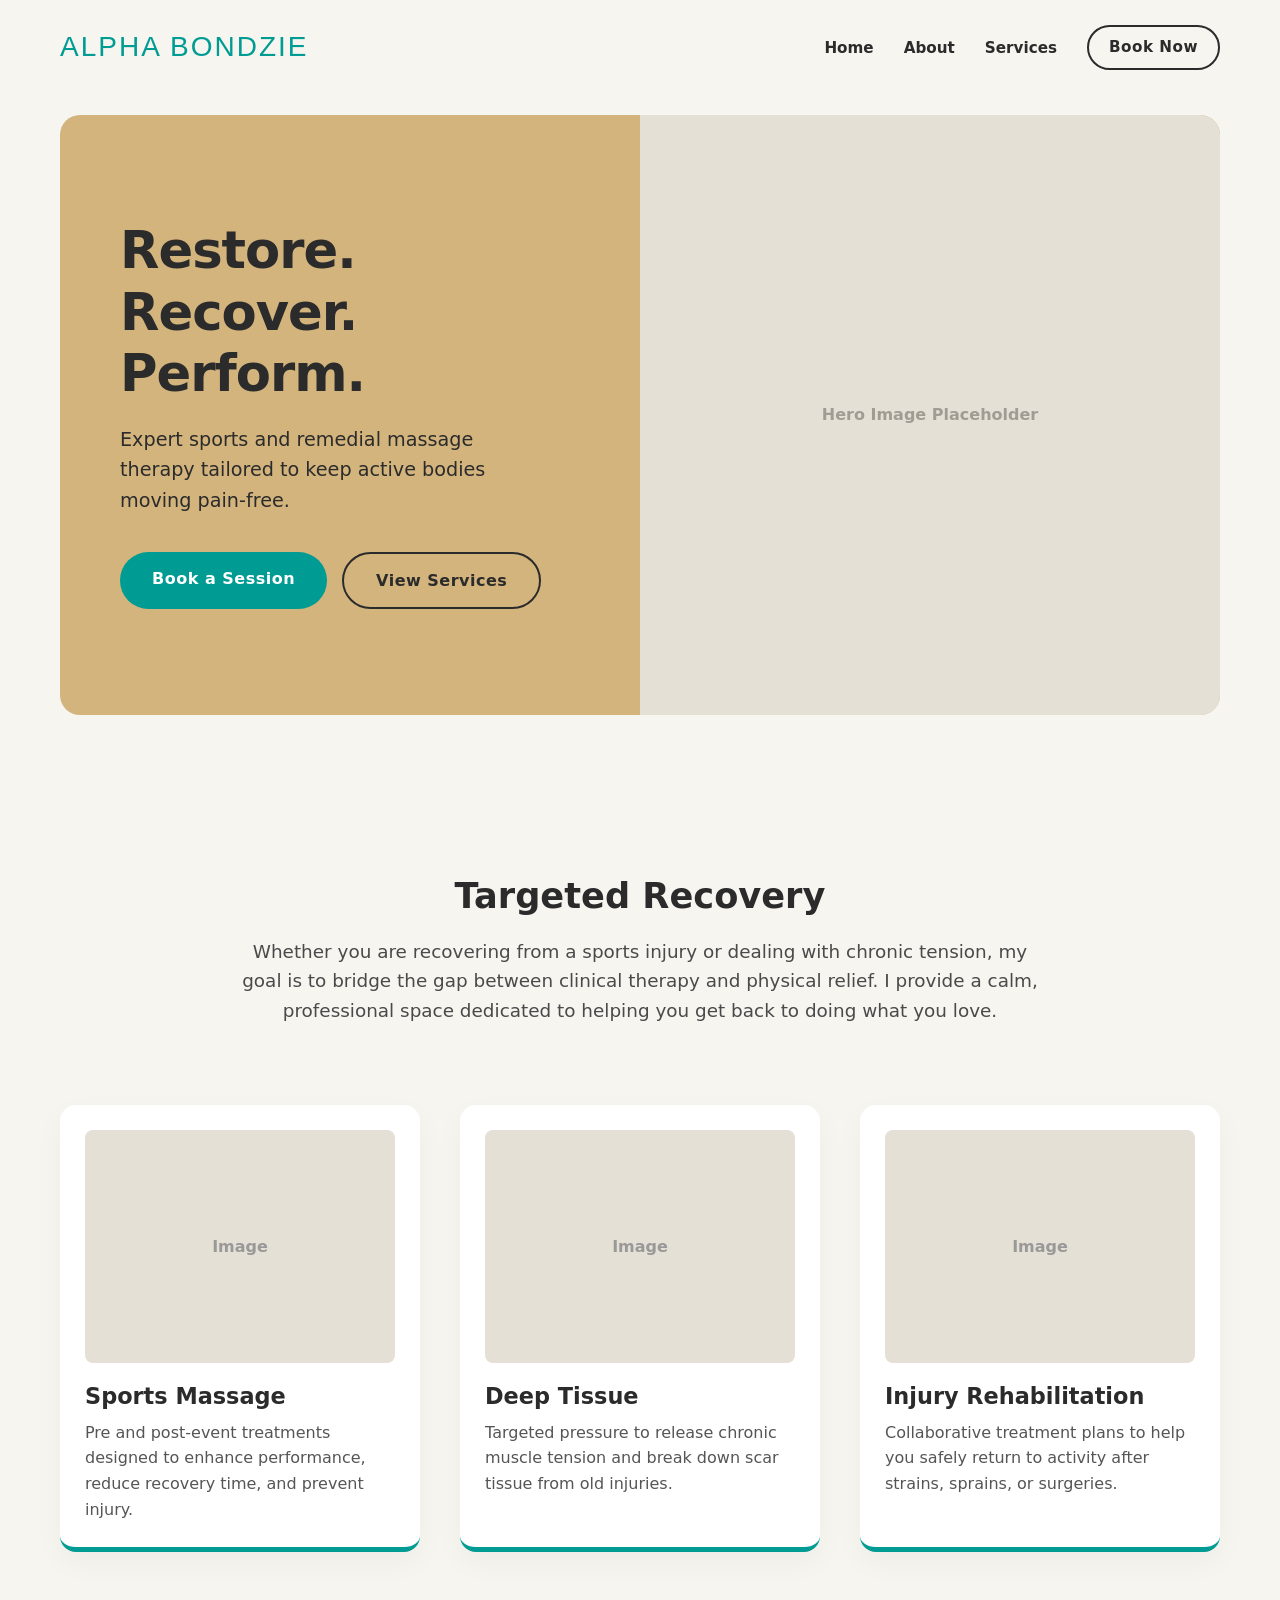
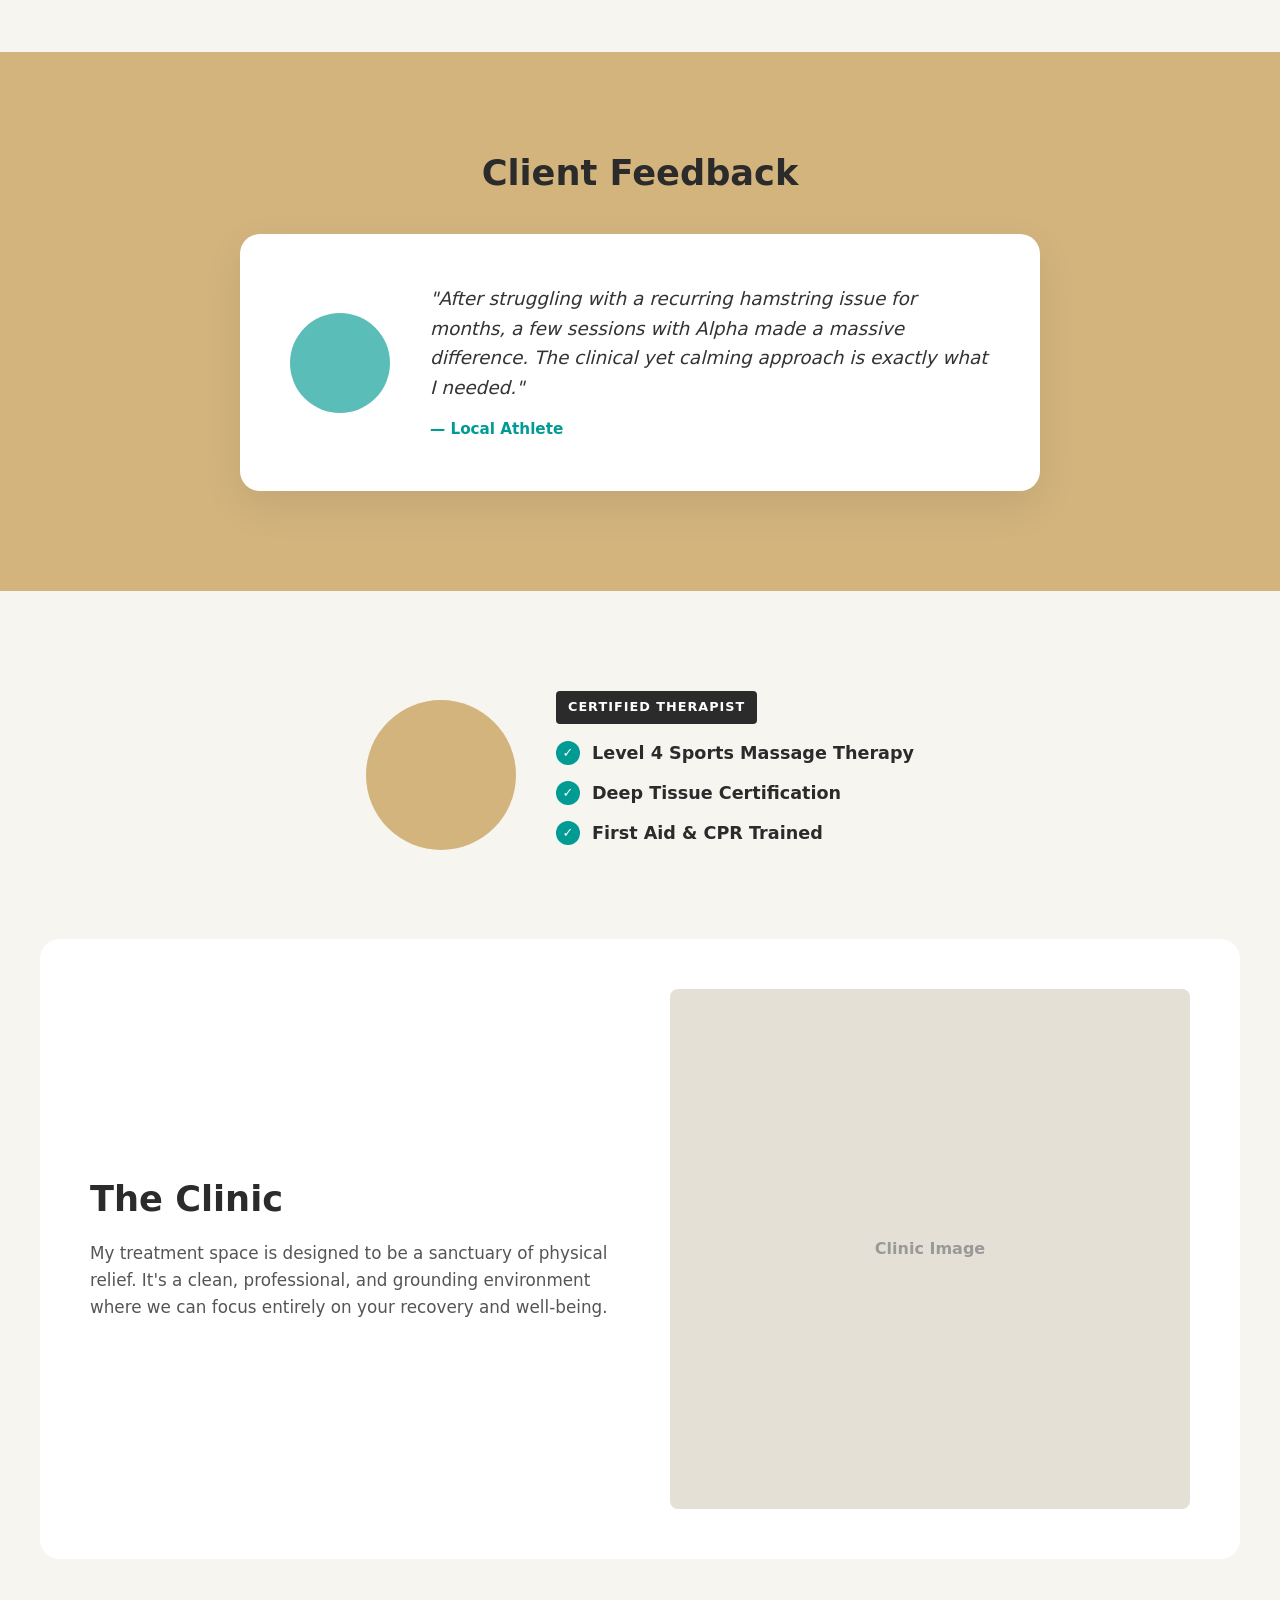
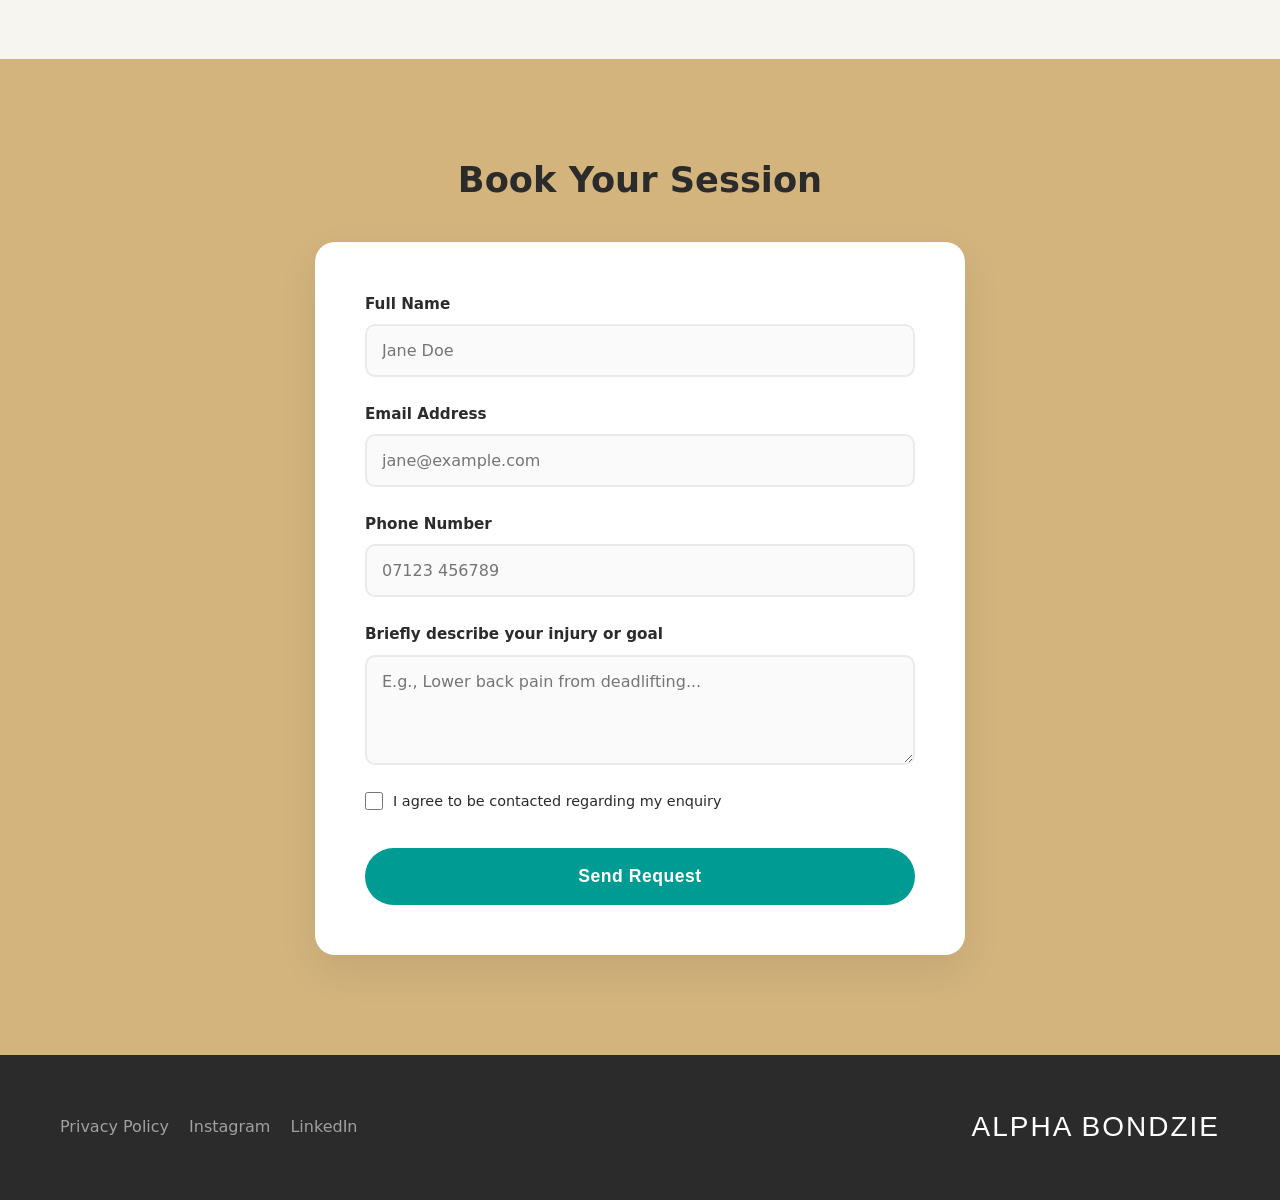
<file: index_v2.html>
<!DOCTYPE html>
<html lang="en">
<head>
    <meta charset="UTF-8">
    <meta name="viewport" content="width=device-width, initial-scale=1.0">
    <title>Alpha Bondzie | Sports & Remedial Massage Therapist</title>
    <style>
        /* =========================================
           COLOR PALETTE FROM MOODBOARD
           ========================================= */
        :root {
            --color-teal-light: #5abdb7;
            --color-teal-main: #009c93;
            --color-teal-dark: #006c6a;
            --color-sand-light: #f7f5f0;
            --color-sand-main: #d3b47d;
            --color-charcoal: #2b2b2b;
            --color-white: #ffffff;
            
            --font-main: system-ui, -apple-system, BlinkMacSystemFont, "Segoe UI", Roboto, sans-serif;
            --font-display: impact, "Arial Black", sans-serif; 
        }

        /* =========================================
           RESET & BASE STYLES
           ========================================= */
        * {
            box-sizing: border-box;
            margin: 0;
            padding: 0;
        }

        body {
            font-family: var(--font-main);
            color: var(--color-charcoal);
            line-height: 1.6;
            background-color: var(--color-sand-light);
        }

        img {
            max-width: 100%;
            height: 100%;
            object-fit: cover;
            display: block;
        }

        .container {
            width: 100%;
            max-width: 1200px;
            margin: 0 auto;
            padding: 0 20px;
        }

        /* Typography */
        h1, h2, h3 {
            color: var(--color-charcoal);
            line-height: 1.2;
        }
        
        h2 {
            font-size: 2.2rem;
            margin-bottom: 20px;
            font-weight: 800;
        }

        /* Image Placeholder */
        .img-placeholder {
            background-color: #e5e0d5;
            width: 100%;
            aspect-ratio: 4/3;
            display: flex;
            align-items: center;
            justify-content: center;
            color: #999;
            font-weight: bold;
            border-radius: 8px;
            overflow: hidden;
        }

        /* Buttons */
        .btn {
            display: inline-block;
            padding: 14px 32px;
            text-decoration: none;
            border-radius: 30px;
            font-weight: 700;
            transition: all 0.3s ease;
            text-align: center;
            letter-spacing: 0.5px;
        }

        .btn-primary {
            background-color: var(--color-teal-main);
            color: var(--color-white);
        }

        .btn-primary:hover {
            background-color: var(--color-teal-dark);
        }

        .btn-secondary {
            background-color: transparent;
            color: var(--color-charcoal);
            border: 2px solid var(--color-charcoal);
        }

        .btn-secondary:hover {
            background-color: var(--color-charcoal);
            color: var(--color-white);
        }

        /* =========================================
           HEADER
           ========================================= */
        .site-header {
            padding: 25px 0;
            background-color: var(--color-sand-light);
        }

        .header-inner {
            display: flex;
            justify-content: space-between;
            align-items: center;
        }

        .logo {
            font-family: var(--font-display);
            font-size: 28px;
            color: var(--color-teal-main);
            letter-spacing: 2px;
            text-transform: uppercase;
        }

        .main-nav {
            display: flex;
            gap: 30px;
            list-style: none;
            align-items: center;
        }

        .main-nav a {
            text-decoration: none;
            color: var(--color-charcoal);
            font-weight: 600;
            font-size: 0.95rem;
            transition: color 0.2s;
        }

        .main-nav a:hover {
            color: var(--color-teal-main);
        }

        .menu-toggle {
            display: none;
            font-size: 28px;
            cursor: pointer;
            color: var(--color-charcoal);
        }

        /* =========================================
           HERO SECTION (UPDATED)
           ========================================= */
        .hero {
            padding: 20px 0 80px;
        }

        .hero-wrapper {
            display: grid;
            grid-template-columns: 1fr 1fr; /* Split layout */
            background-color: var(--color-sand-main);
            border-radius: 20px;
            overflow: hidden;
            min-height: 600px;
        }

        .hero-content {
            padding: 80px 60px;
            display: flex;
            flex-direction: column;
            justify-content: center;
        }

        .hero h1 {
            font-size: clamp(2.5rem, 4vw, 3.8rem);
            margin-bottom: 20px;
            font-weight: 800;
            letter-spacing: -1px;
        }

        .hero p {
            font-size: 1.2rem;
            margin-bottom: 35px;
            color: var(--color-charcoal);
            font-weight: 500;
            max-width: 90%;
        }

        .button-group {
            display: flex;
            gap: 15px;
            flex-wrap: wrap;
        }

        /* This is the placeholder box for the Hero Image */
        .hero-image {
            background-color: #e5e0d5; /* Slightly darker sand for contrast */
            width: 100%;
            height: 100%;
            position: relative;
        }

        .hero-image::after {
            content: 'Hero Image Placeholder';
            position: absolute;
            top: 50%;
            left: 50%;
            transform: translate(-50%, -50%);
            color: rgba(0,0,0,0.3);
            font-weight: bold;
        }

        /* =========================================
           BRIEF SECTION
           ========================================= */
        .brief-section {
            padding: 80px 0;
            max-width: 800px;
            margin: 0 auto;
            text-align: center;
        }

        .brief-section p {
            font-size: 1.15rem;
            color: #4a4a4a;
        }

        /* =========================================
           SERVICES
           ========================================= */
        .services-section {
            padding-bottom: 100px;
        }

        .services-grid {
            display: grid;
            grid-template-columns: repeat(auto-fit, minmax(300px, 1fr));
            gap: 40px;
        }

        .service-card {
            background: var(--color-white);
            padding: 25px;
            border-radius: 16px;
            box-shadow: 0 10px 30px rgba(0,0,0,0.04);
            border-bottom: 5px solid var(--color-teal-main);
            transition: transform 0.3s ease;
        }

        .service-card:hover {
            transform: translateY(-8px);
        }

        .service-card h3 {
            margin-top: 20px;
            margin-bottom: 10px;
            font-size: 1.4rem;
        }

        .service-card p {
            color: #555;
            font-size: 1rem;
        }

        /* =========================================
           TESTIMONIALS
           ========================================= */
        .testimonials-section {
            padding: 100px 0;
            background-color: var(--color-sand-main);
            text-align: center;
        }

        .testimonial-card {
            background: var(--color-white);
            border-radius: 20px;
            padding: 50px;
            max-width: 800px;
            margin: 40px auto 0;
            display: flex;
            align-items: center;
            gap: 40px;
            text-align: left;
            box-shadow: 0 15px 40px rgba(0,0,0,0.08);
        }

        .avatar {
            width: 100px;
            height: 100px;
            border-radius: 50%;
            background-color: var(--color-teal-light);
            flex-shrink: 0;
        }

        .testimonial-card p {
            font-size: 1.15rem;
            font-style: italic;
            color: #333;
        }

        /* =========================================
           QUALIFICATIONS & CLINIC
           ========================================= */
        .split-section {
            padding: 100px 0;
        }

        .qualifications {
            display: flex;
            align-items: center;
            justify-content: center;
            gap: 40px;
            margin-bottom: 80px;
            text-align: left;
        }

        .badge {
            display: inline-block;
            background-color: var(--color-charcoal);
            color: var(--color-white);
            padding: 6px 12px;
            font-size: 0.8rem;
            font-weight: bold;
            border-radius: 4px;
            margin-bottom: 15px;
            letter-spacing: 1px;
        }

        .qual-list {
            list-style: none;
        }
        
        .qual-list li {
            margin-bottom: 12px;
            display: flex;
            align-items: center;
            gap: 12px;
            font-weight: 600;
            font-size: 1.1rem;
        }

        .qual-list li::before {
            content: '✓';
            display: inline-flex;
            align-items: center;
            justify-content: center;
            width: 24px;
            height: 24px;
            background-color: var(--color-teal-main);
            color: var(--color-white);
            border-radius: 50%;
            font-size: 0.8rem;
        }

        .clinic {
            display: grid;
            grid-template-columns: 1fr 1fr;
            gap: 60px;
            align-items: center;
            background: var(--color-white);
            padding: 50px;
            border-radius: 20px;
        }

        /* =========================================
           CONTACT FORM
           ========================================= */
        .contact-section {
            padding: 100px 0;
            background-color: var(--color-sand-main);
        }

        .contact-form {
            max-width: 650px;
            margin: 0 auto;
            background: var(--color-white);
            padding: 50px;
            border-radius: 20px;
            display: flex;
            flex-direction: column;
            gap: 25px;
            box-shadow: 0 15px 40px rgba(0,0,0,0.08);
        }

        .form-group {
            display: flex;
            flex-direction: column;
            gap: 8px;
        }

        .form-group label {
            font-weight: 700;
            font-size: 0.95rem;
        }

        .form-group input,
        .form-group textarea {
            padding: 15px;
            border: 2px solid #eaeaea;
            border-radius: 10px;
            font-family: inherit;
            font-size: 1rem;
            transition: border-color 0.3s;
            background-color: #fafafa;
        }

        .form-group input:focus,
        .form-group textarea:focus {
            outline: none;
            border-color: var(--color-teal-main);
            background-color: var(--color-white);
        }

        .checkbox-group {
            display: flex;
            align-items: center;
            gap: 10px;
            font-size: 0.9rem;
        }

        .checkbox-group input {
            width: 18px;
            height: 18px;
            accent-color: var(--color-teal-main);
        }

        .contact-form .btn-primary {
            width: 100%;
            border: none;
            cursor: pointer;
            font-size: 1.1rem;
            padding: 18px;
            margin-top: 10px;
        }

        /* =========================================
           FOOTER
           ========================================= */
        .site-footer {
            padding: 50px 0;
            background-color: var(--color-charcoal);
            color: var(--color-white);
        }

        .footer-inner {
            display: flex;
            justify-content: space-between;
            align-items: center;
        }

        .footer-links {
            list-style: none;
            display: flex;
            gap: 20px;
        }

        .footer-links a {
            color: #a0a0a0;
            text-decoration: none;
            transition: color 0.3s;
        }

        .footer-links a:hover {
            color: var(--color-teal-light);
        }

        .site-footer .logo {
            color: var(--color-white);
        }

        /* =========================================
           RESPONSIVE DESIGN
           ========================================= */
        @media (max-width: 900px) {
            .hero-wrapper {
                grid-template-columns: 1fr;
            }
            
            .hero-content {
                padding: 60px 40px;
                text-align: center;
            }

            .hero p {
                margin: 0 auto 35px auto;
            }

            .button-group {
                justify-content: center;
            }

            .hero-image {
                min-height: 400px;
            }
            
            .clinic {
                grid-template-columns: 1fr;
                padding: 30px;
            }

            .testimonial-card {
                flex-direction: column;
                text-align: center;
                padding: 40px 30px;
            }
        }

        @media (max-width: 768px) {
            .main-nav {
                display: none; 
            }
            .menu-toggle {
                display: block; 
            }

            .qualifications {
                flex-direction: column;
                text-align: center;
            }
            .qual-list li {
                justify-content: center;
            }

            .contact-form {
                padding: 30px 20px;
            }

            .footer-inner {
                flex-direction: column;
                gap: 20px;
            }
            .footer-links {
                flex-wrap: wrap;
                justify-content: center;
            }
        }
    </style>
</head>
<body>

    <!-- HEADER -->
    <header class="site-header">
        <div class="container header-inner">
            <div class="logo">Alpha Bondzie</div>
            <nav>
                <ul class="main-nav">
                    <li><a href="#">Home</a></li>
                    <li><a href="#">About</a></li>
                    <li><a href="#services">Services</a></li>
                    <li><a href="#contact" class="btn btn-secondary" style="padding: 8px 20px;">Book Now</a></li>
                </ul>
                <div class="menu-toggle">☰</div>
            </nav>
        </div>
    </header>

    <main>
        <!-- HERO SECTION -->
        <section class="hero">
            <div class="container">
                <div class="hero-wrapper">
                    <div class="hero-content">
                        <h1>Restore. Recover. Perform.</h1>
                        <p>Expert sports and remedial massage therapy tailored to keep active bodies moving pain-free.</p>
                        <div class="button-group">
                            <a href="#contact" class="btn btn-primary">Book a Session</a>
                            <a href="#services" class="btn btn-secondary">View Services</a>
                        </div>
                    </div>
                    <!-- REPLACE THIS DIV WITH YOUR IMAGE TAG -->
                    <div class="hero-image">
                        <!-- Example: <img src="path-to-your-image.jpg" alt="Massage therapy"> -->
                    </div>
                </div>
            </div>
        </section>

        <!-- PROBLEM / SOLUTION -->
        <section class="brief-section container">
            <h2>Targeted Recovery</h2>
            <p>Whether you are recovering from a sports injury or dealing with chronic tension, my goal is to bridge the gap between clinical therapy and physical relief. I provide a calm, professional space dedicated to helping you get back to doing what you love.</p>
        </section>

        <!-- SERVICES -->
        <section id="services" class="services-section container">
            <div class="services-grid">
                <!-- Service 1 -->
                <div class="service-card">
                    <div class="img-placeholder">Image</div>
                    <h3>Sports Massage</h3>
                    <p>Pre and post-event treatments designed to enhance performance, reduce recovery time, and prevent injury.</p>
                </div>
                <!-- Service 2 -->
                <div class="service-card">
                    <div class="img-placeholder">Image</div>
                    <h3>Deep Tissue</h3>
                    <p>Targeted pressure to release chronic muscle tension and break down scar tissue from old injuries.</p>
                </div>
                <!-- Service 3 -->
                <div class="service-card">
                    <div class="img-placeholder">Image</div>
                    <h3>Injury Rehabilitation</h3>
                    <p>Collaborative treatment plans to help you safely return to activity after strains, sprains, or surgeries.</p>
                </div>
            </div>
        </section>

        <!-- TESTIMONIALS -->
        <section class="testimonials-section">
            <div class="container">
                <h2>Client Feedback</h2>
                <div class="testimonial-card">
                    <div class="avatar"></div>
                    <div>
                        <p>"After struggling with a recurring hamstring issue for months, a few sessions with Alpha made a massive difference. The clinical yet calming approach is exactly what I needed."</p>
                        <p style="margin-top: 15px; font-weight: bold; font-style: normal; font-size: 0.95rem; color: var(--color-teal-main);">— Local Athlete</p>
                    </div>
                </div>
            </div>
        </section>

        <!-- QUALIFICATIONS & CLINIC -->
        <section class="split-section container">
            <!-- Qualifications -->
            <div class="qualifications">
                <div class="avatar" style="width: 150px; height: 150px; background-color: var(--color-sand-main);"></div>
                <div>
                    <span class="badge">CERTIFIED THERAPIST</span>
                    <ul class="qual-list">
                        <li>Level 4 Sports Massage Therapy</li>
                        <li>Deep Tissue Certification</li>
                        <li>First Aid & CPR Trained</li>
                    </ul>
                </div>
            </div>

            <!-- Clinic -->
            <div class="clinic">
                <div>
                    <h2>The Clinic</h2>
                    <p style="margin-top: 15px; color: #555; font-size: 1.05rem;">My treatment space is designed to be a sanctuary of physical relief. It's a clean, professional, and grounding environment where we can focus entirely on your recovery and well-being.</p>
                </div>
                <div class="img-placeholder" style="aspect-ratio: 1/1;">Clinic Image</div>
            </div>
        </section>

        <!-- CONTACT -->
        <section id="contact" class="contact-section">
            <div class="container">
                <h2 style="text-align: center; margin-bottom: 40px;">Book Your Session</h2>
                <form class="contact-form">
                    <div class="form-group">
                        <label>Full Name</label>
                        <input type="text" placeholder="Jane Doe" required>
                    </div>
                    <div class="form-group">
                        <label>Email Address</label>
                        <input type="email" placeholder="jane@example.com" required>
                    </div>
                    <div class="form-group">
                        <label>Phone Number</label>
                        <input type="tel" placeholder="07123 456789">
                    </div>
                    <div class="form-group">
                        <label>Briefly describe your injury or goal</label>
                        <textarea rows="4" placeholder="E.g., Lower back pain from deadlifting..." required></textarea>
                    </div>
                    <div class="checkbox-group">
                        <input type="checkbox" id="consent" required>
                        <label for="consent">I agree to be contacted regarding my enquiry</label>
                    </div>
                    <button type="submit" class="btn btn-primary">Send Request</button>
                </form>
            </div>
        </section>
    </main>

    <!-- FOOTER -->
    <footer class="site-footer">
        <div class="container footer-inner">
            <ul class="footer-links">
                <li><a href="#">Privacy Policy</a></li>
                <li><a href="#">Instagram</a></li>
                <li><a href="#">LinkedIn</a></li>
            </ul>
            <div class="logo">Alpha Bondzie</div>
        </div>
    </footer>

</body>
</html>
</file>
